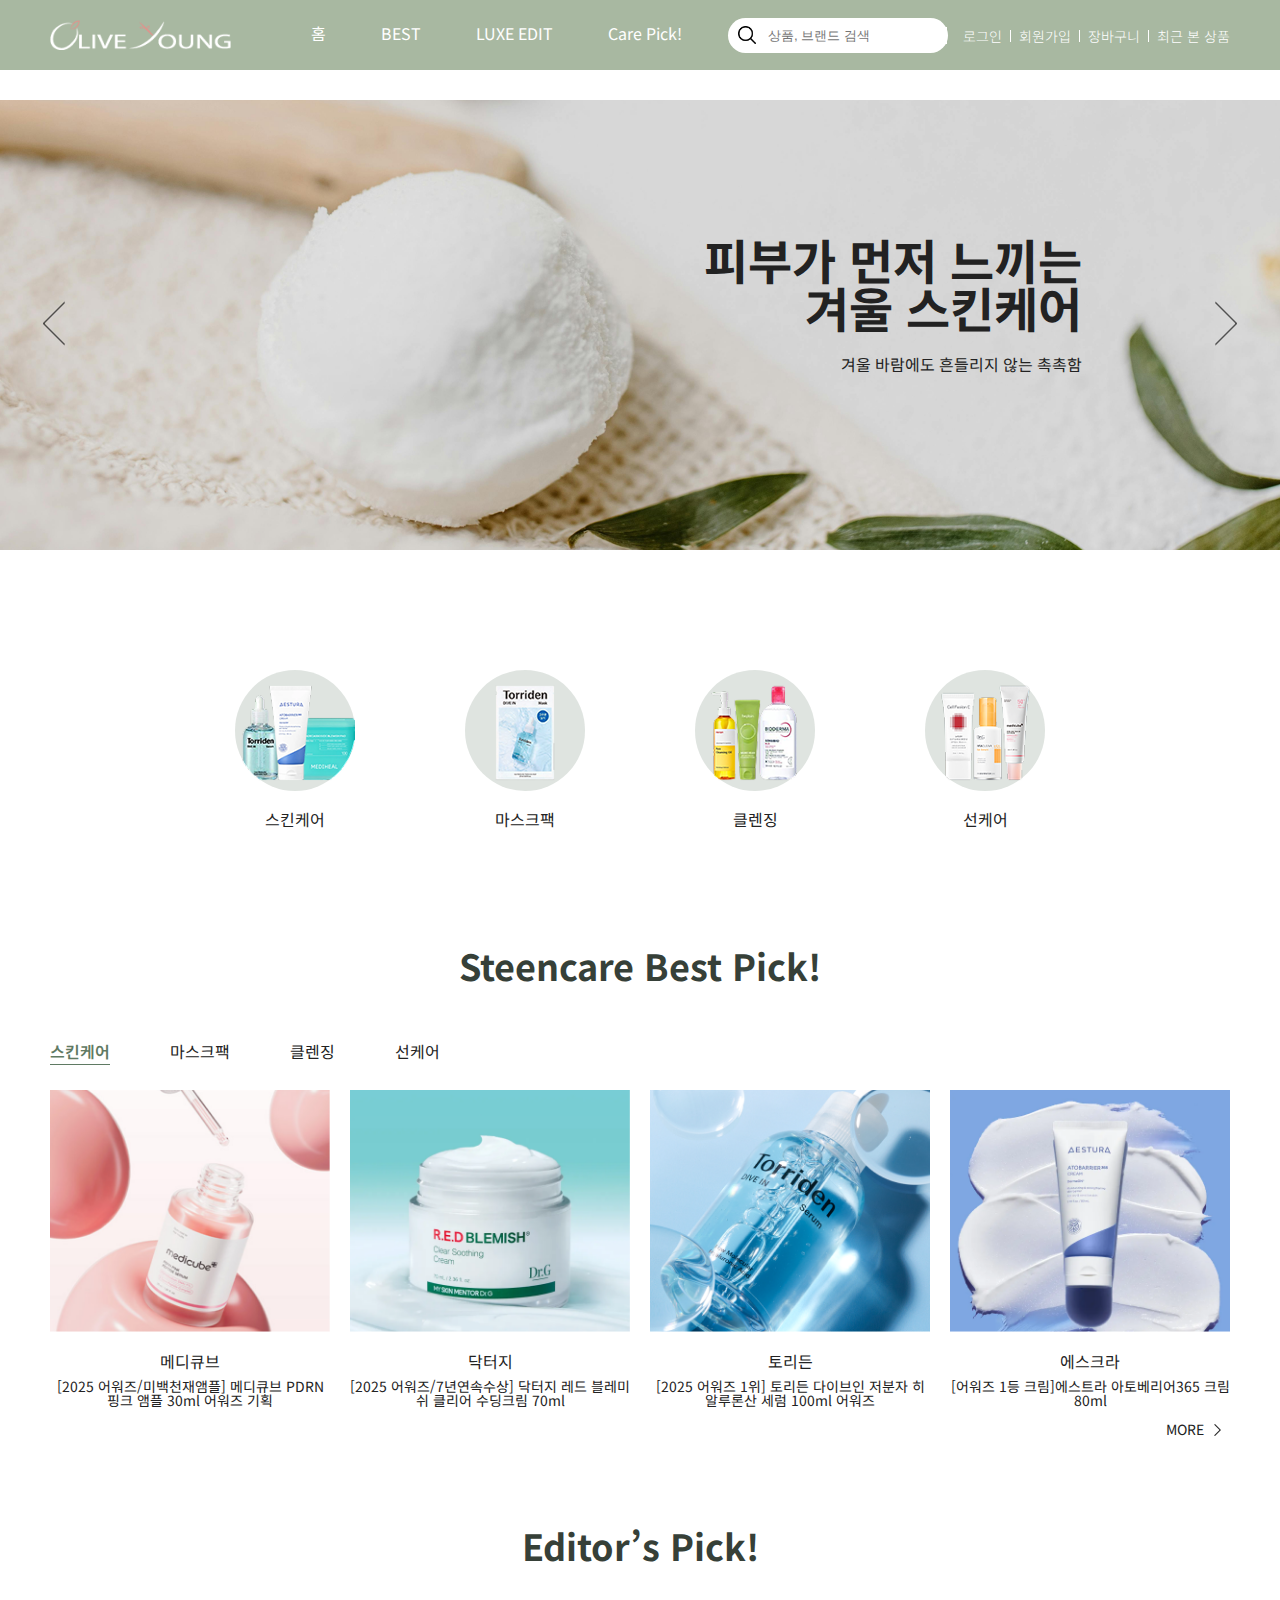
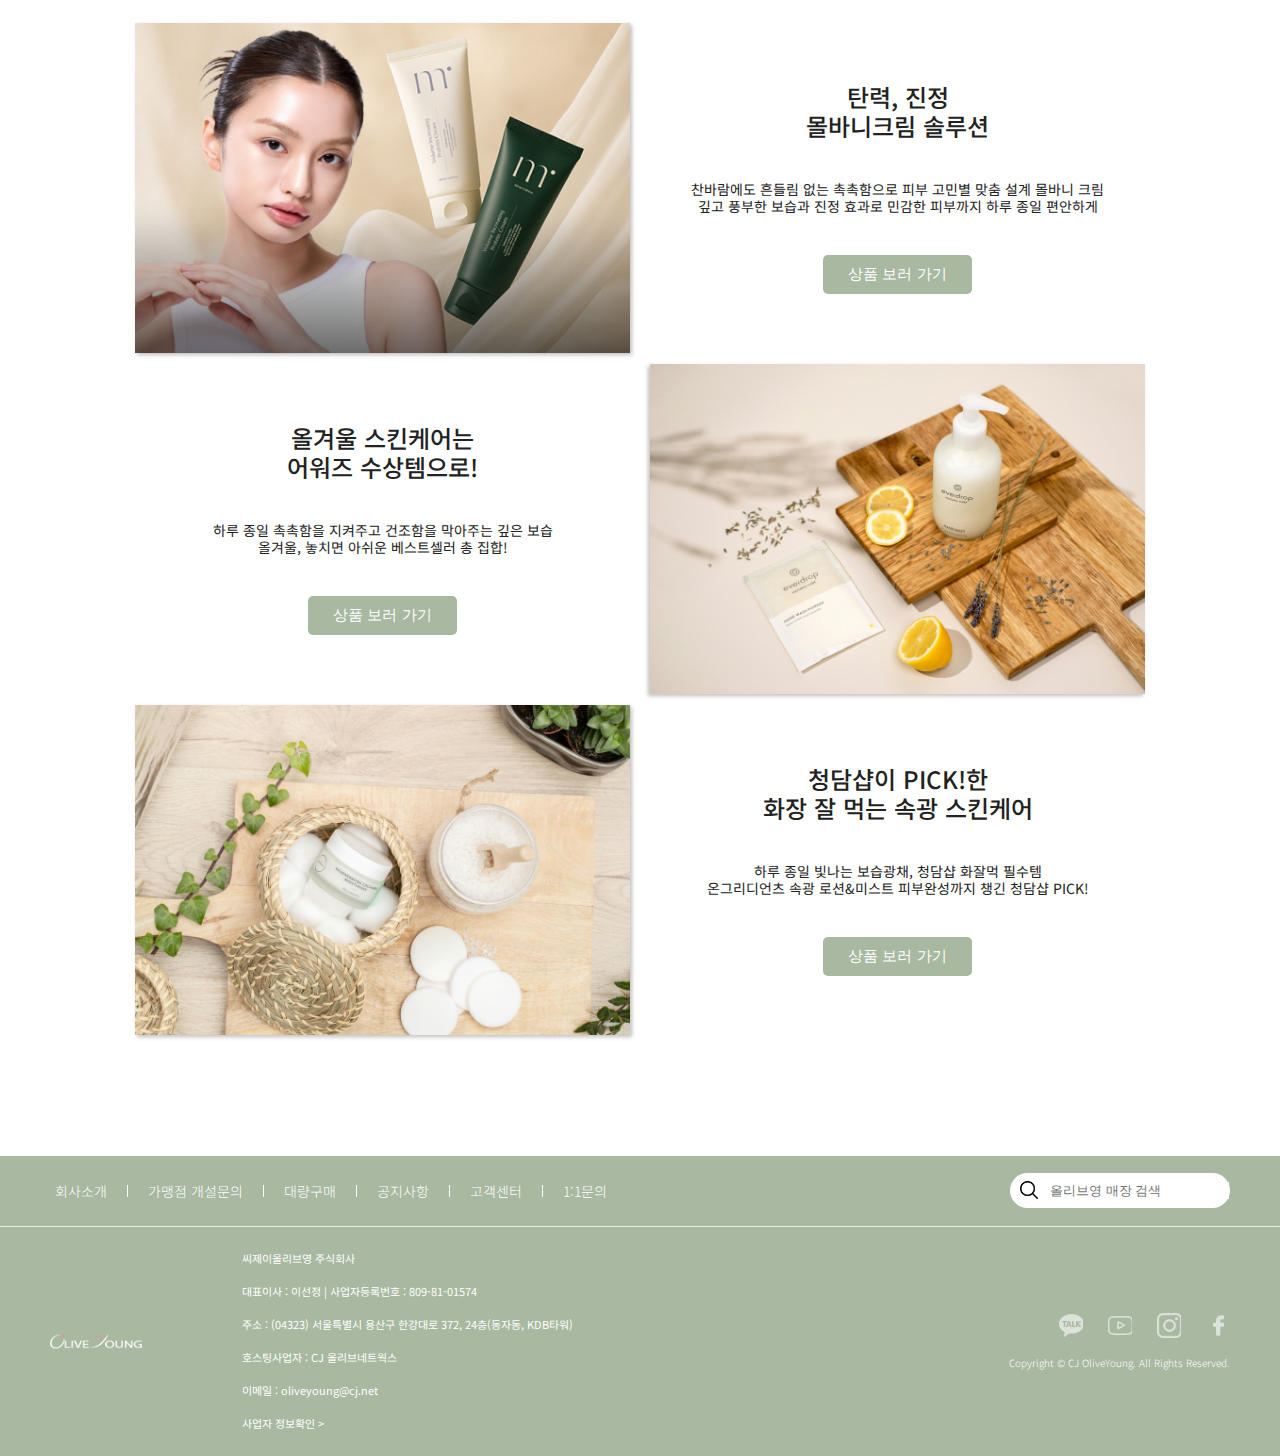
<file: index.html>
<!DOCTYPE html>
<html lang="ko">
<head>
  <meta charset="UTF-8">
  <meta name="viewport" content="width=device-width, initial-scale=1.0">
  <title>OliveYoung</title>
  <link rel="stylesheet" href="css/reset.css">
  <link rel="stylesheet" href="css/basic.css">
  <link rel="icon" href="img/fa.png">
</head>
<body class="pageMain">
  <div id="wrap">
    <header>
      <div class="header_inner center">
        <div class="header_inner_left">
          <h1><a href="index.html"><img src="img/main/header_logo.png" alt="헤더 로고이미지"></a></h1>
          <nav class="header_menu">
            <ul>
              <li><a href="#">홈</a></li>
              <li><a href="bestsub.html">BEST</a></li>
              <li><a href="#">LUXE EDIT</a></li>
              <li><a href="#">Care Pick!</a></li>
            </ul>
          </nav>
        </div>
        

        <div class="h_info">
          <div class="header_search">
            <figure><img src="img/main/icon-search.png" alt="돋보기 아이콘"></figure>
            <input type="search" placeholder="상품, 브랜드 검색">
          </div>

          <nav class="login">
            <ul>
              <li><a href="#">로그인</a></li>
              <li><a href="#">회원가입</a></li>
              <li><a href="#">장바구니</a></li>
              <li><a href="#">최근 본 상품</a></li>
            </ul>
          </nav>
        </div>
      </div>
    </header>
    <!-- header END -->

    <section class="main_slider">
      <ul class="slider_box">
        <li>
          <div class="slider_txt s_txt_right">
            <strong>피부가 먼저 느끼는 <br>겨울 스킨케어</strong>
            <p>겨울 바람에도 흔들리지 않는 촉촉함</p>
          </div>
        </li>
      </ul>
      <button><img src="img/main/arrow-left.png" alt="왼쪽버튼"></button>
      <button><img src="img/main/arrow-right.png" alt="오른쪽버튼"></button>
    </section>
    <!-- slider END -->

    <main>
      <section class="category center">
        <ul>
          <li>
            <a href="#">
              <figure><img src="img/main/category1.png" alt="스킨케어"></figure>
              <p>스킨케어</p>
            </a>
          </li>
          <li>
            <a href="#">
              <figure><img src="img/main/category2.png" alt="마스크팩"></figure>
              <p>마스크팩</p>
            </a>
          </li>
          <li>
            <a href="#">
              <figure><img src="img/main/category3.png" alt="클렌징"></figure>
              <p>클렌징</p>
            </a>
          </li>
          <li>
            <a href="#">
              <figure><img src="img/main/category4.png" alt="선케어"></figure>
              <p>선케어</p>
            </a>
          </li>
        </ul>
      </section>
      <!-- category END -->

      <section class="best center">
        <h2 class="sectionTitle">Steencare Best Pick!</h2>
        <ul class="bestTabMenu">
          <li class="active"><a href="#">스킨케어</a></li>
          <li><a href="#">마스크팩</a></li>
          <li><a href="#">클렌징</a></li>
          <li><a href="#">선케어</a></li>
        </ul>
        <!-- bestTabMenu END -->

        <div class="bestContents">
          <ul data-="" class="bestProduct">
            <li>
              <a href="#">
                <figure><img src="img/main/best1.png" alt="베스트 상품 이미지 1"></figure>
                <div class="info">
                  <h4>메디큐브</h4>
                  <p>[2025 어워즈/미백천재앰플] 메디큐브 PDRN 핑크 앰플 30ml 어워즈 기획</p>
                </div>
              </a>
            </li>
            <li>
              <a href="#">
                <figure><img src="img/main/best2.png" alt="베스트 상품 이미지 2"></figure>
                <div class="info">
                  <h4>닥터지</h4>
                  <p>[2025 어워즈/7년연속수상] 닥터지 레드 블레미쉬 클리어 수딩크림 70ml</p>
                </div>
              </a>
            </li>
            <li>
              <a href="#">
                <figure><img src="img/main/best3.png" alt="베스트 상품 이미지 3"></figure>
                <div class="info">
                  <h4>토리든</h4>
                  <p>[2025 어워즈 1위] 토리든 다이브인 저분자 히알루론산 세럼 100ml 어워즈</p>
                </div>
              </a>
            </li>
            <li>
              <a href="#">
                <figure><img src="img/main/best4.png" alt="베스트 상품 이미지 4"></figure>
                <div class="info">
                  <h4>에스크라</h4>
                  <p>[어워즈 1등 크림]에스트라 아토베리어365 크림 80ml</p>
                </div>
              </a>
            </li>
          </ul>
        </div>
        
        <div class="more"><a href="bestsub.html">MORE</a></div>
      </section>
      <!-- best END -->
      
      <section class="editor center">
        <h2 class="sectionTitle">Editor’s Pick!</h2>
        <article>
          <figure><img src="img/main/editor_1.png" alt="editor 이미지1"></figure>
          <div class="editor_txt">
            <strong>탄력, 진정 <br>몰바니크림 솔루션</strong>
            <p>찬바람에도 흔들림 없는 촉촉함으로 피부 고민별 맞춤 설계 몰바니 크림<br>
              깊고 풍부한 보습과 진정 효과로 민감한 피부까지 하루 종일 편안하게</p>
            <button class="editor_more">상품 보러 가기</button>
          </div>
        </article>

        <article>
          <div class="editor_txt">
            <strong>올겨울 스킨케어는 <br>어워즈 수상템으로!</strong>
            <p>하루 종일 촉촉함을 지켜주고 건조함을 막아주는 깊은 보습 <br> 올겨울, 놓치면 아쉬운 베스트셀러 총 집합!</p>
            <button class="editor_more">상품 보러 가기</button>
          </div>
          <figure><img src="img/main/editor_2.png" alt=""></figure>
        </article>
        <article>
          <figure><img src="img/main/editor_3.png" alt=""></figure>
          <div class="editor_txt">
            <strong>청담샵이 PICK!한 <br>화장 잘 먹는 속광 스킨케어</strong>
            <p>하루 종일 빛나는 보습광채, 청담샵 화잘먹 필수템 <br>온그리디언츠 속광 로션&미스트 피부완성까지 챙긴 청담샵 PICK!</p>
            <button class="editor_more">상품 보러 가기</button>
          </div>
        </article>
      </section>
      <!-- editor END -->
    </main>
    <!-- main END -->

    <footer>
      <div class="footer_inner center">
        <div class="footer_inner_top">
          <nav class="footer_menu">
            <ul>
              <li><a href="#">회사소개</a></li>
              <li><a href="#">가맹점 개설문의</a></li>
              <li><a href="#">대량구매</a></li>
              <li><a href="#">공지사항</a></li>
              <li><a href="#">고객센터</a></li>
              <li><a href="#">1:1문의</a></li>
            </ul>
          </nav>
          <div class="footer_search">
            <figure><img src="img/main/icon-search.png" alt="돋보기 아이콘"></figure>
            <input type="search" placeholder="올리브영 매장 검색">
          </div>
        </div>
        <!-- footer_inner_top END -->

        <div class="footer_inner_bottom">
          <div class="f_left">
            <h1 class="footer_logo">
              <a href="#"><img src="img/main/footer_logo.png" alt="">
              </a>
            </h1>
            <address>
              <p>
                씨제이올리브영 주식회사<br>

                대표이사 : 이선정 | 사업자등록번호 : 809-81-01574 <br>


                주소 : (04323) 서울특별시 용산구 한강대로 372, 24층(동자동, KDB타워) <br>

                호스팅사업자 : CJ 올리브네트웍스<br>

                이메일 : oliveyoung@cj.net <br>

                <a href="#"><strong>사업자 정보확인 ></strong></a>
              </p>
            </address>
          </div>
          <div class="sns">
            <ul>
              <li><a href="#"><img src="img/main/icon-kakao-talk.png" alt="카카오톡"></a></li>
              <li><a href="#"><img src="img/main/icon-youtube.png" alt="유튜브"></a></li>
              <li><a href="#"><img src="img/main/icon-instagram.png" alt="인스타그램"></a></li>
              <li><a href="#"><img src="img/main/icon_facebook.png" alt="페이스북"></a></li>
            </ul>
            <p>Copyright &copy; CJ OliveYoung. All Rights Reserved.</p>
          </div>
        </div>
        <!-- footer_inner_bottom END -->
      </div>
      <!-- footer_inner END -->
        
    </footer>
  </div>
</body>
</html>
</file>
<file: css/basic.css>
@charset "utf-8";
@import url('https://fonts.googleapis.com/css2?family=Bagel+Fat+One&family=Noto+Sans+KR:wght@100..900&display=swap');

html{
  font-size: 62.5%;
  /* 10px 기준 10/16 *100 =62.5 */
}
body{
  font-family: "Noto Sans KR", sans-serif;
  color: #222;
  font-size: 1.6rem;
}

:root{
  --main-color:#A8B8A1;
  --sub1-color:#5F7A63;
  --sub2-color:#364038;
  --pink-color:#E58F8A;
} 

img{
  width: 100%;
  height: 100%;
  object-fit: cover;
}

/* sectionTitle */
.sectionTitle{
  font-size: 3.6rem;
  font-weight: bold;
  color: var(--sub2-color);
  margin: 12rem 0 6rem 0;
  text-align: center;
}

/* 가운데 */
.center{
  max-width: 1340px;
  margin: auto;
  padding: 0 5rem;
}

/* 버튼 */
button{
  border: none;
  background: none;
  cursor: pointer;
}

/* more */
.more{
  float: right;
  cursor: pointer;
  font-size: 1.4rem;
}

.more::after{
  content: "";
  display: inline-block;
  width: 26px;
  height:26px;
  background: url("../img/main/arrow-right_s.png") no-repeat center/cover;
  vertical-align: middle;
  margin-bottom:0.3rem;
}
/* 설정 END */


/* header */
header{
  background: var(--main-color);
}
.header_inner{
  height: 70px;
  display: flex;
  align-items: center;
  justify-content: space-between;
}

/* 로고 */
.header_inner h1{
  height: 30px;
}
/* header left */
.header_inner_left{
  display: flex;
  align-items: center;
  gap: 60px;
}


/* header nav */
.header_menu ul{
  display: flex;
  gap: 15px;
}
.header_menu li{
  color: #fff;
  height: 70px;
}
.header_menu a{
  display: block;
  padding: 2.5rem 2rem;
  transition: .5s;
}

.header_menu a::after{
  content: "";
  display: block;
  width: 0%;
  height: 1px;
  background: var(--sub1-color);
  margin-top: 0.5rem;
  opacity: 0;
  transition: .5s;
}
.header_menu a:hover{
  color: var(--sub1-color);
}

.header_menu a:hover::after{
  content: "";
  display: block;
  width: 100%;
  height: 1px;
  background: var(--sub1-color);
  margin-top: 0.5rem;
  opacity: 1;
}


.h_info{
  display: flex;
  gap: 15px;
  align-items: center;
}

/* 검색창 */
.header_search,
.footer_search
{
  display: flex;
  align-items: center;
  gap: 10px;
  background: #fff;
  border-radius: 50px;
  width: 220px;
  height: 35px;
  padding-left: 1rem;
}
.header_search figure,
.footer_search figure
{
  width: 18px;
}
.header_search figure img,
.footer_search figure img
{
  width: 100%;
}
.header_search input,
.footer_search input
{
  border: none;
}

.login ul{
  display: flex;
}
.login li{
  color: #fff;
}
.login li + li::before{
  content: "";
  display: inline-block;
  width: 1px;
  height: 12px;
  background: #fff;
  margin: 0 0.8rem;
}
.login a{
  display: inline-block;
  font-size: 1.4rem;
  font-weight: 300;
}
/* header End */


/* slider슬라이더 */
.main_slider{
  margin-top: 3rem;
  height: 450px;
  position: relative;
}
.slider_box{
  height: 100%;
  
}
.slider_box li{
  height: 100%;
  background: url("../img/main/slider_1.png") no-repeat center/cover;
  position: relative;
}

.s_txt_right{
  text-align: right;
  position: absolute;
  left: 55%;
  top: 30%;
}
.slider_box strong{
  font-size: 4.8rem;
  font-weight: bold;
}
.slider_box p{
  margin-top: 2.5rem;
}

/* 슬라이더 버튼 */
.main_slider button{
  position: absolute;
  top: 50%;
  transform: translateY(-50%);
  z-index: 2;
}
.main_slider button:nth-of-type(1){
  left: 0;
}
.main_slider button:nth-of-type(2){
  right: 0;
}
/* slider END */


/* main */
.pageMain main{
  margin-top: 12rem;
}

/* 카테고리 */
.pageMain .category ul{
  display: flex;
  justify-content: center;
  gap: 110px;
}
.pageMain .category a{
  display: flex;
  flex-direction: column;
  align-items: center;
  gap: 20px;
}
.pageMain .category figure{
  width: 120px;
  background: rgba(95, 122, 99,.2);
  border-radius: 50%;
}
.pageMain .category p{
  font-weight: 400;
}


/* best */
.pageMain .bestTabMenu{
  display: flex;
  gap: 60px;
  margin-bottom: 2.5rem;
}
.pageMain .bestTabMenu a{
  padding: 0.5rem 0;
}

/* active */
.pageMain .bestTabMenu .active{
  color: var(--sub1-color);
  font-weight: 600;
}
.pageMain .bestTabMenu .active::after{
  content: "";
  display: block;
  width: 100%;
  height: 1px;
  background: var(--sub1-color);
  margin-top: 0.5rem;
}

/* 이미지 + 상품 */
.pageMain .bestProduct{
  margin-bottom: 1rem;
  display: grid;
  grid-template-columns: repeat(4, 1fr);
  gap: 20px;
}
.pageMain .bestProduct a{
  display: flex;
  flex-direction: column;
  align-items: center;
}
.bestProduct .info{
  text-align: center;
  margin-top: 2rem;
}
.pageMain .bestProduct p{
  font-size: 1.4rem;
  font-weight: 400;
  margin-top: 1rem;
}

/* editor */
.pageMain .editor{
  margin-bottom: 12rem;
}
.pageMain .editor article{
  padding: 0 8.5rem;
  display: flex;
  align-items: center;
  gap: 20px;
}

.pageMain .editor article + article{
  margin-top: 1rem;
}

.pageMain .editor article figure{
  flex: 1;
}
.pageMain .editor article figure img{
  box-shadow: 2px 2px 4px rgb(0, 0, 0, 0.25);
}
.pageMain .editor article figure:nth-child(2) img{
  box-shadow: -2px 2px 4px rgb(0, 0, 0, 0.25);
}

.pageMain .editor_txt{
  text-align: center;
  flex: 1;
  display: flex;
  flex-direction: column;
  align-items: center;
}
.pageMain .editor_txt strong{
  font-size: 2.4rem;
  font-weight: 500;
  line-height: 1.2;
}
.pageMain .editor_txt p{
  margin: 4rem 0;
  font-size: 1.4rem;
  line-height: 1.2;
}

.pageMain .editor_more{
  display: block;
  background: var(--main-color);
  padding: 1rem 2.5rem;
  color: #fff;
  border-radius: 5px;
  font-size: 1.5rem;
}

/* footer */
footer{
  background: var(--main-color);
  position: relative;
}
footer::after{
  width: 100%;
  height: 1px;
  content: "";
  display: block;
  background: #EBEBEB;
  position: absolute;
  top:70px
}
.footer_inner{
  display: flex;
  flex-direction: column;
}
/* top */
.footer_inner_top{
  height: 70px;
  display: flex;
  justify-content: space-between;
  align-items: center;
}
.footer_menu ul{
  display: flex;

}
.footer_menu li{
  font-size: 1.4rem;
  font-weight: 300;
  color: #fff;
}
.footer_menu li + li::before{
  content: "";
  display: inline-block;
  width: 1px;
  height: 12px;
  background: #fff;
  margin: 0 1.5rem;
}
.footer_menu a{
  padding: 0.5rem;
}

/* bottom */
.footer_inner_bottom{
  height: 230px;
  color: #fff;
  display: flex;
  justify-content: space-between;
}

.f_left{
  display: flex;
  gap: 100px;
  align-items: center;
}
.footer_logo{
  height: 16px;
}

address p{
  font-size: 1.1rem;
  line-height: 3;
}
address p span{
  font-size: 1.2rem;
  font-weight: 500;
}
/* left END */

.sns{
  display: flex;
  flex-direction: column;
  justify-content: center;
  align-items: end;
}
.sns ul{
  width: 171px;
  display: grid;
  grid-template-columns: repeat(4,1fr);
  gap: 25px;
  margin-bottom: 2rem;
}
.sns li{
  width: 24px;
}
.sns a{
  opacity: .6;
  transition: .5s;
}
.sns a:hover{
  opacity: 1;
}

.sns p{
  font-size: 1rem;
  font-weight: 300;
}
</file>
